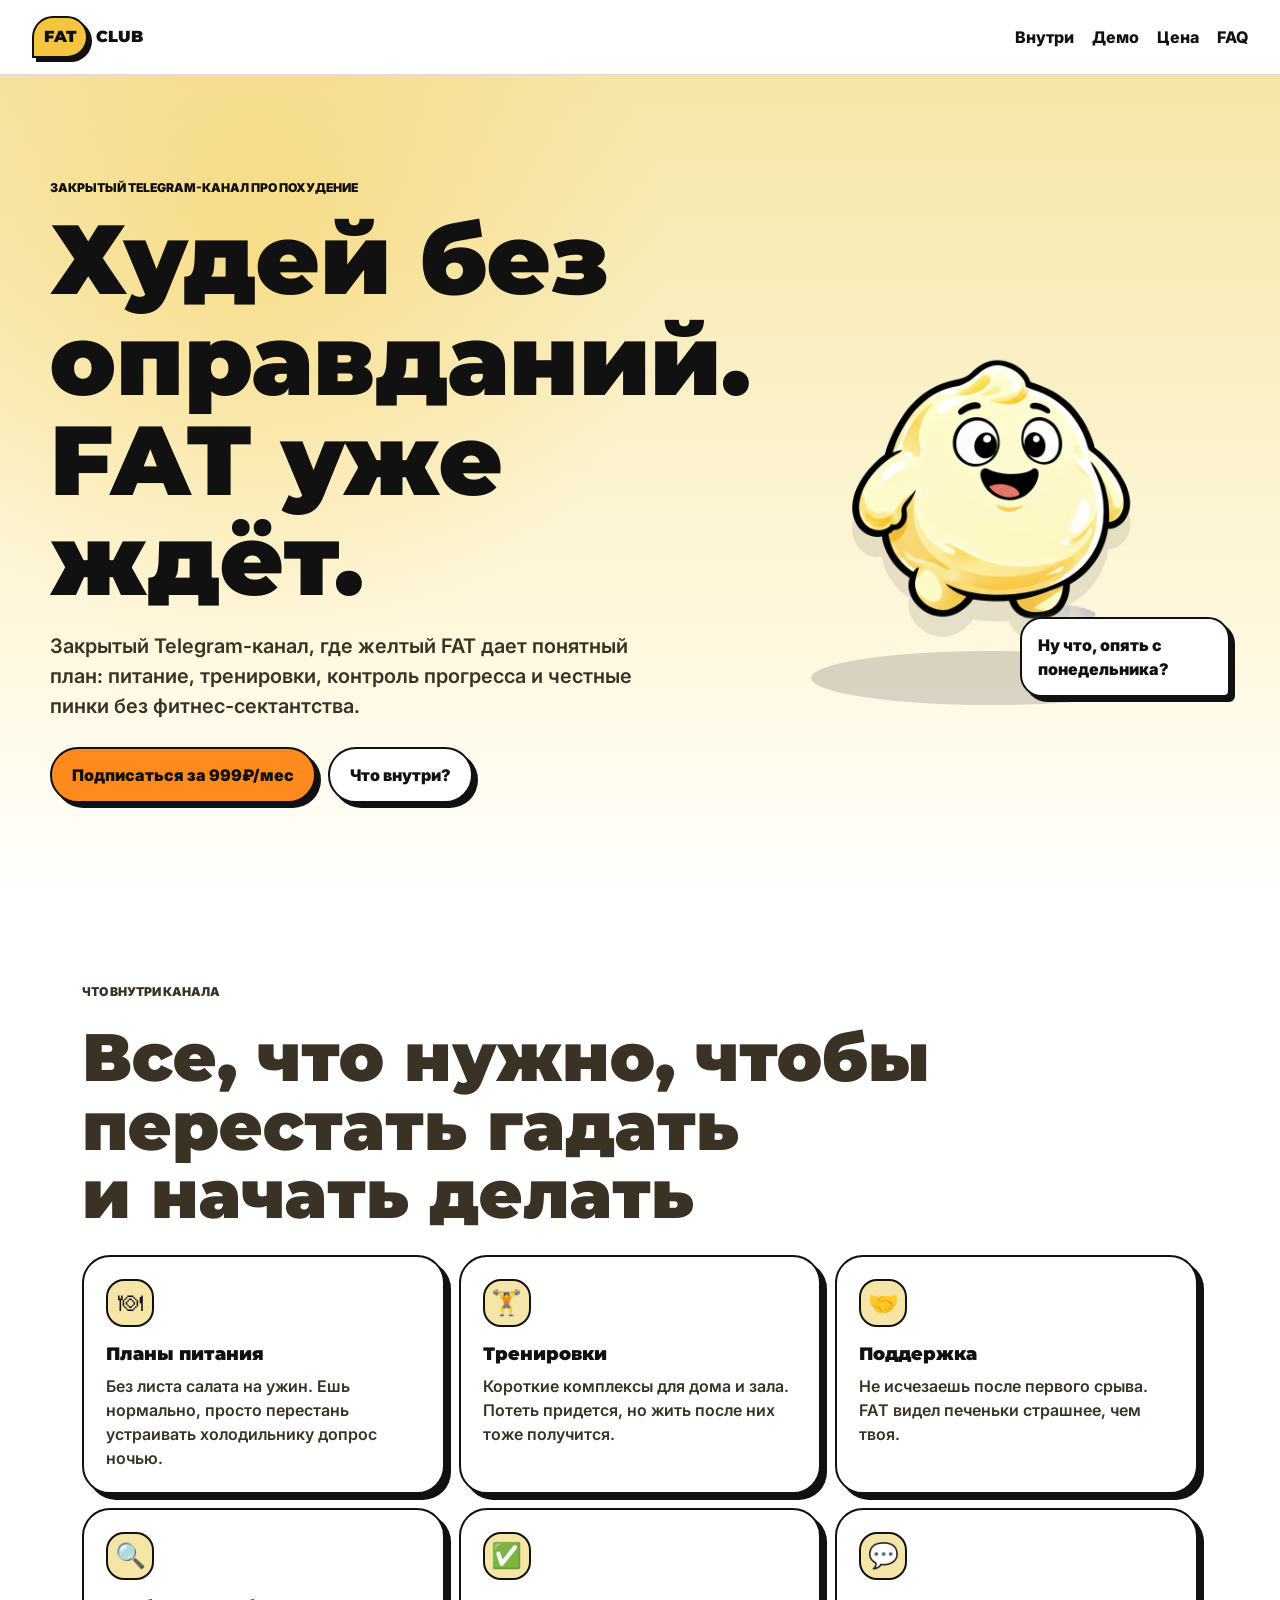
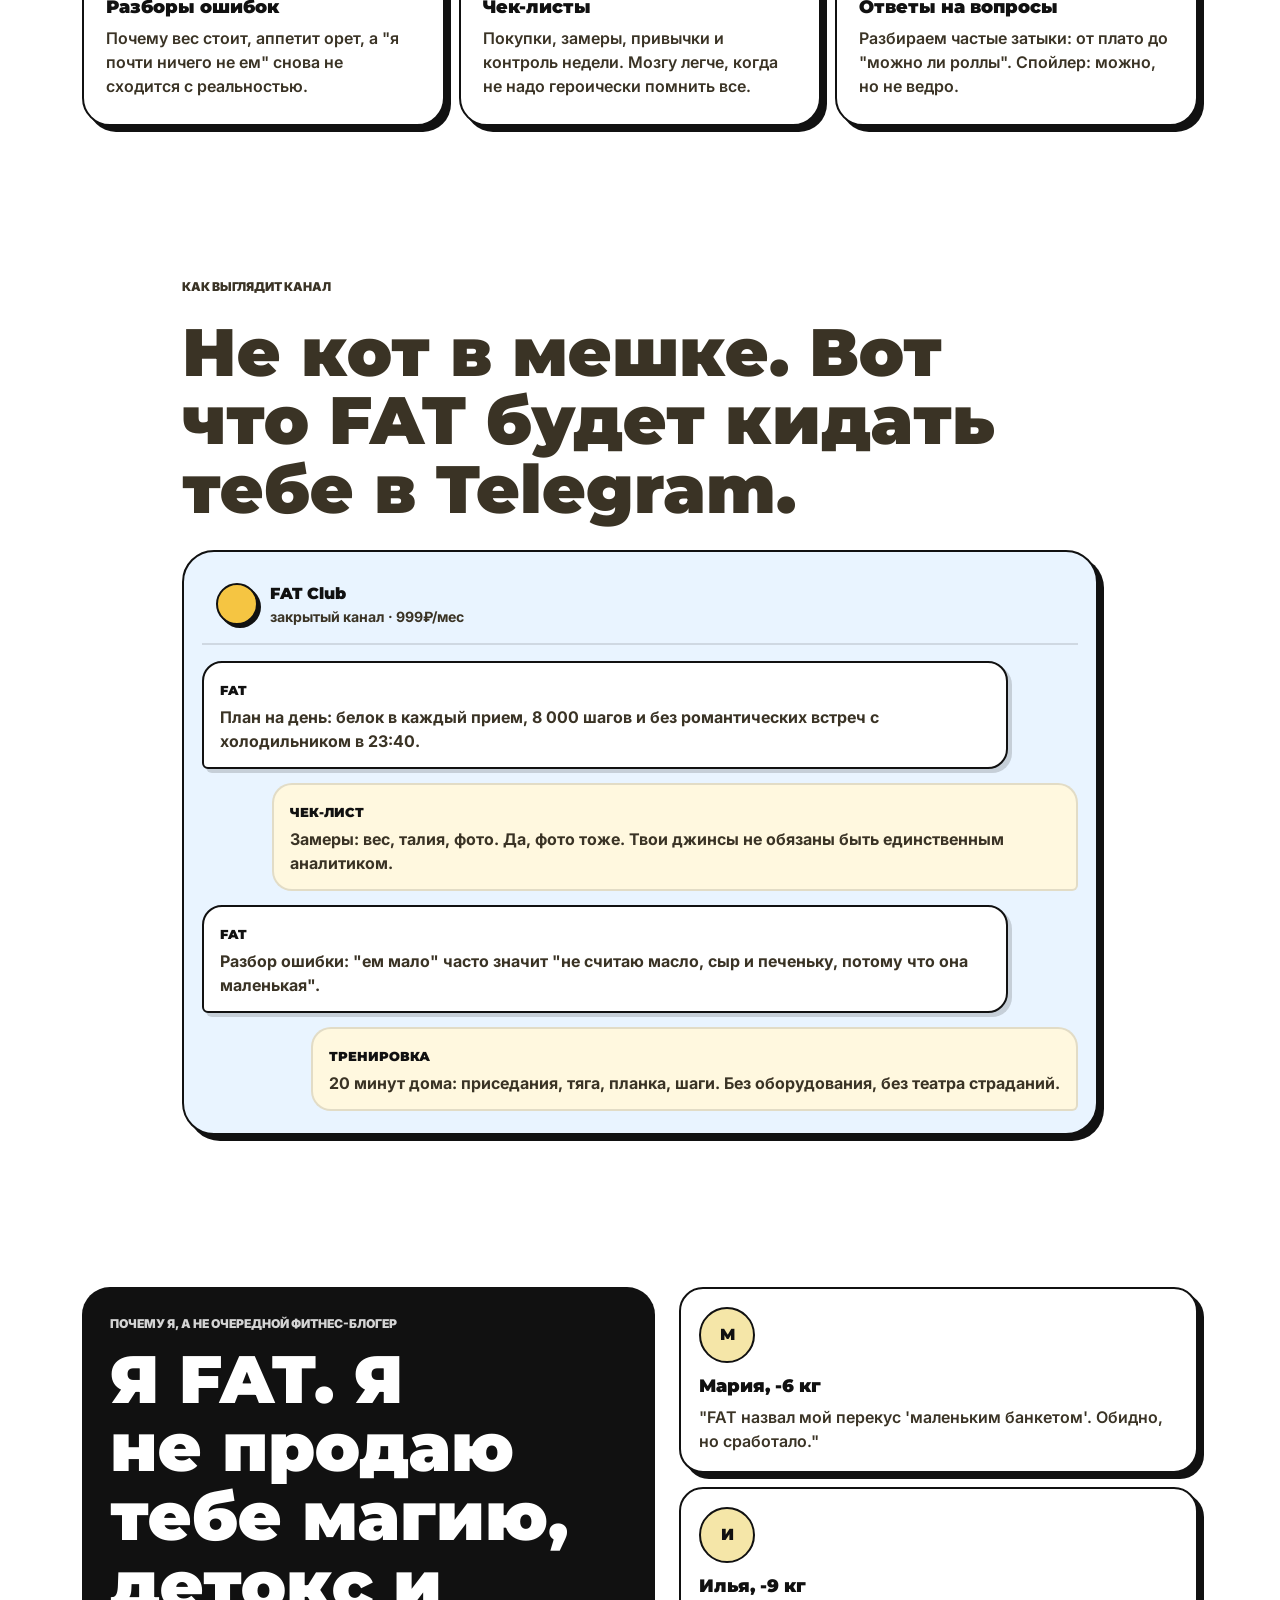
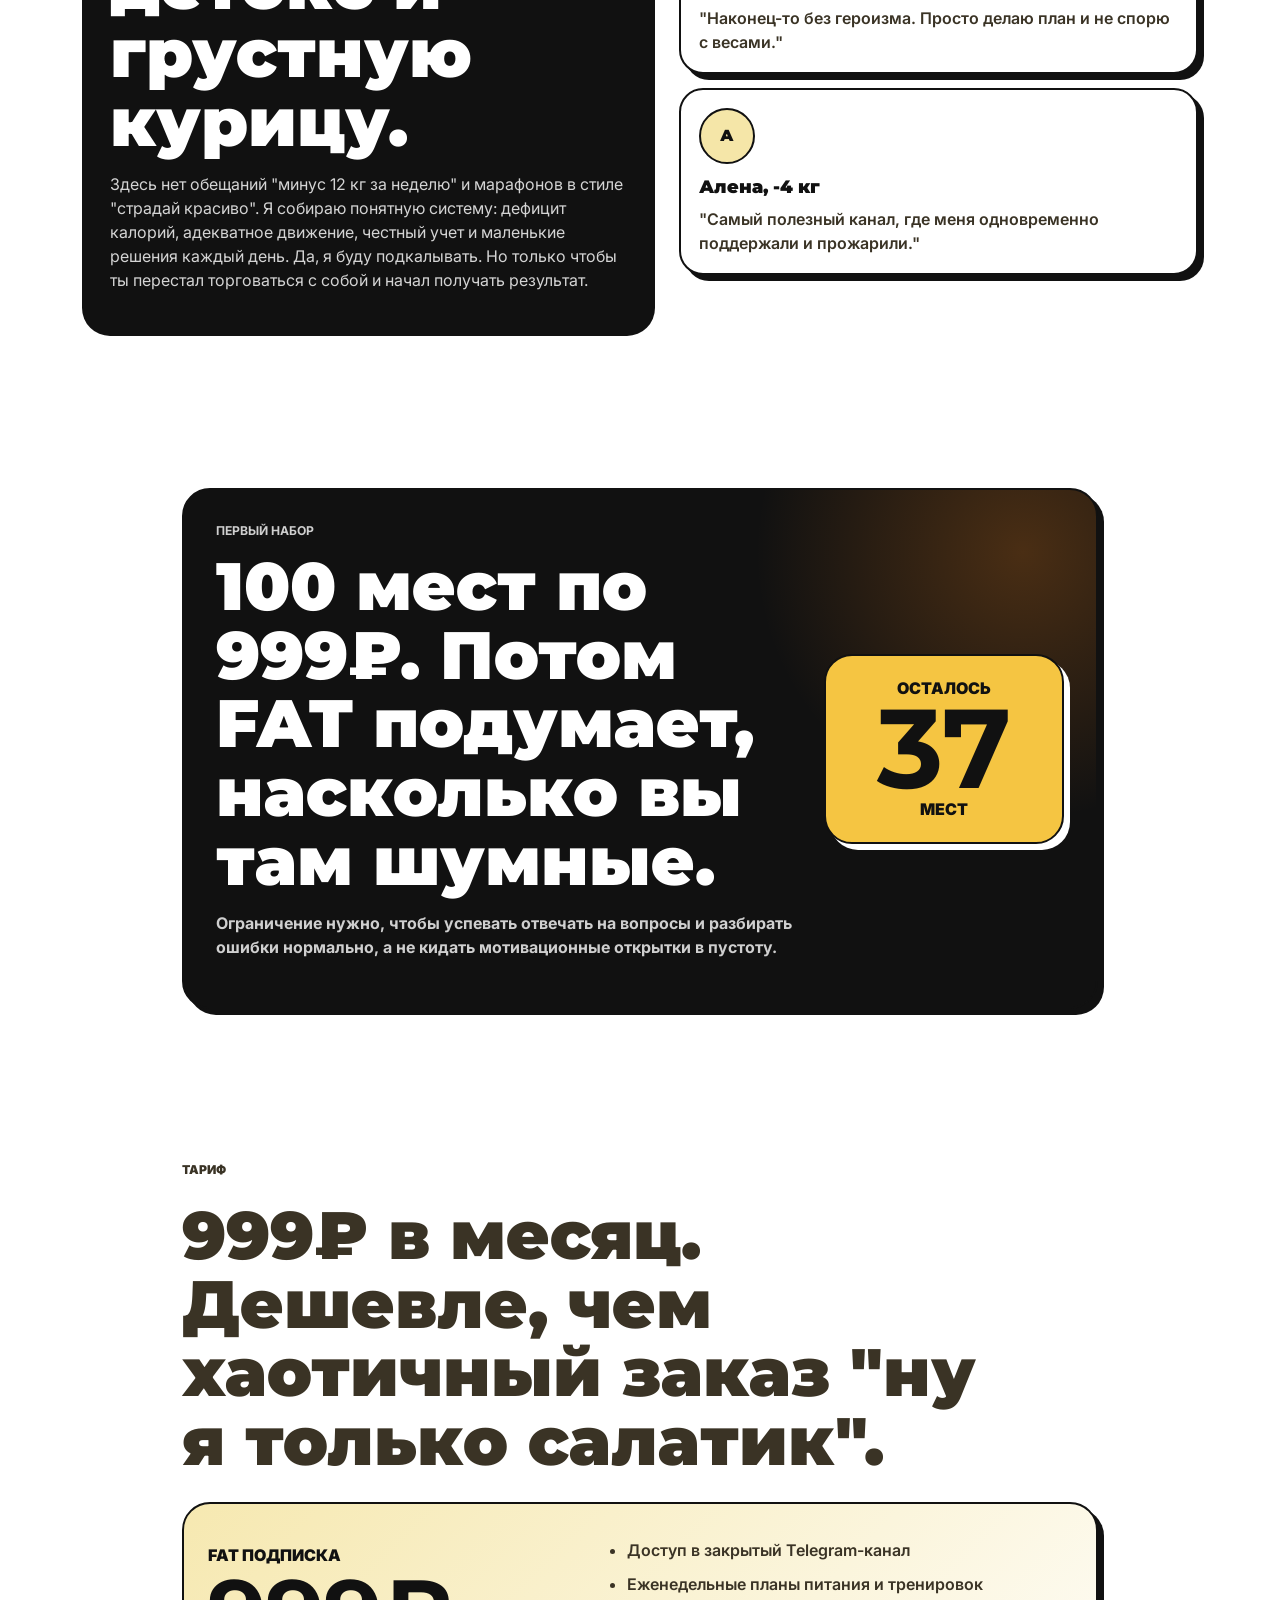
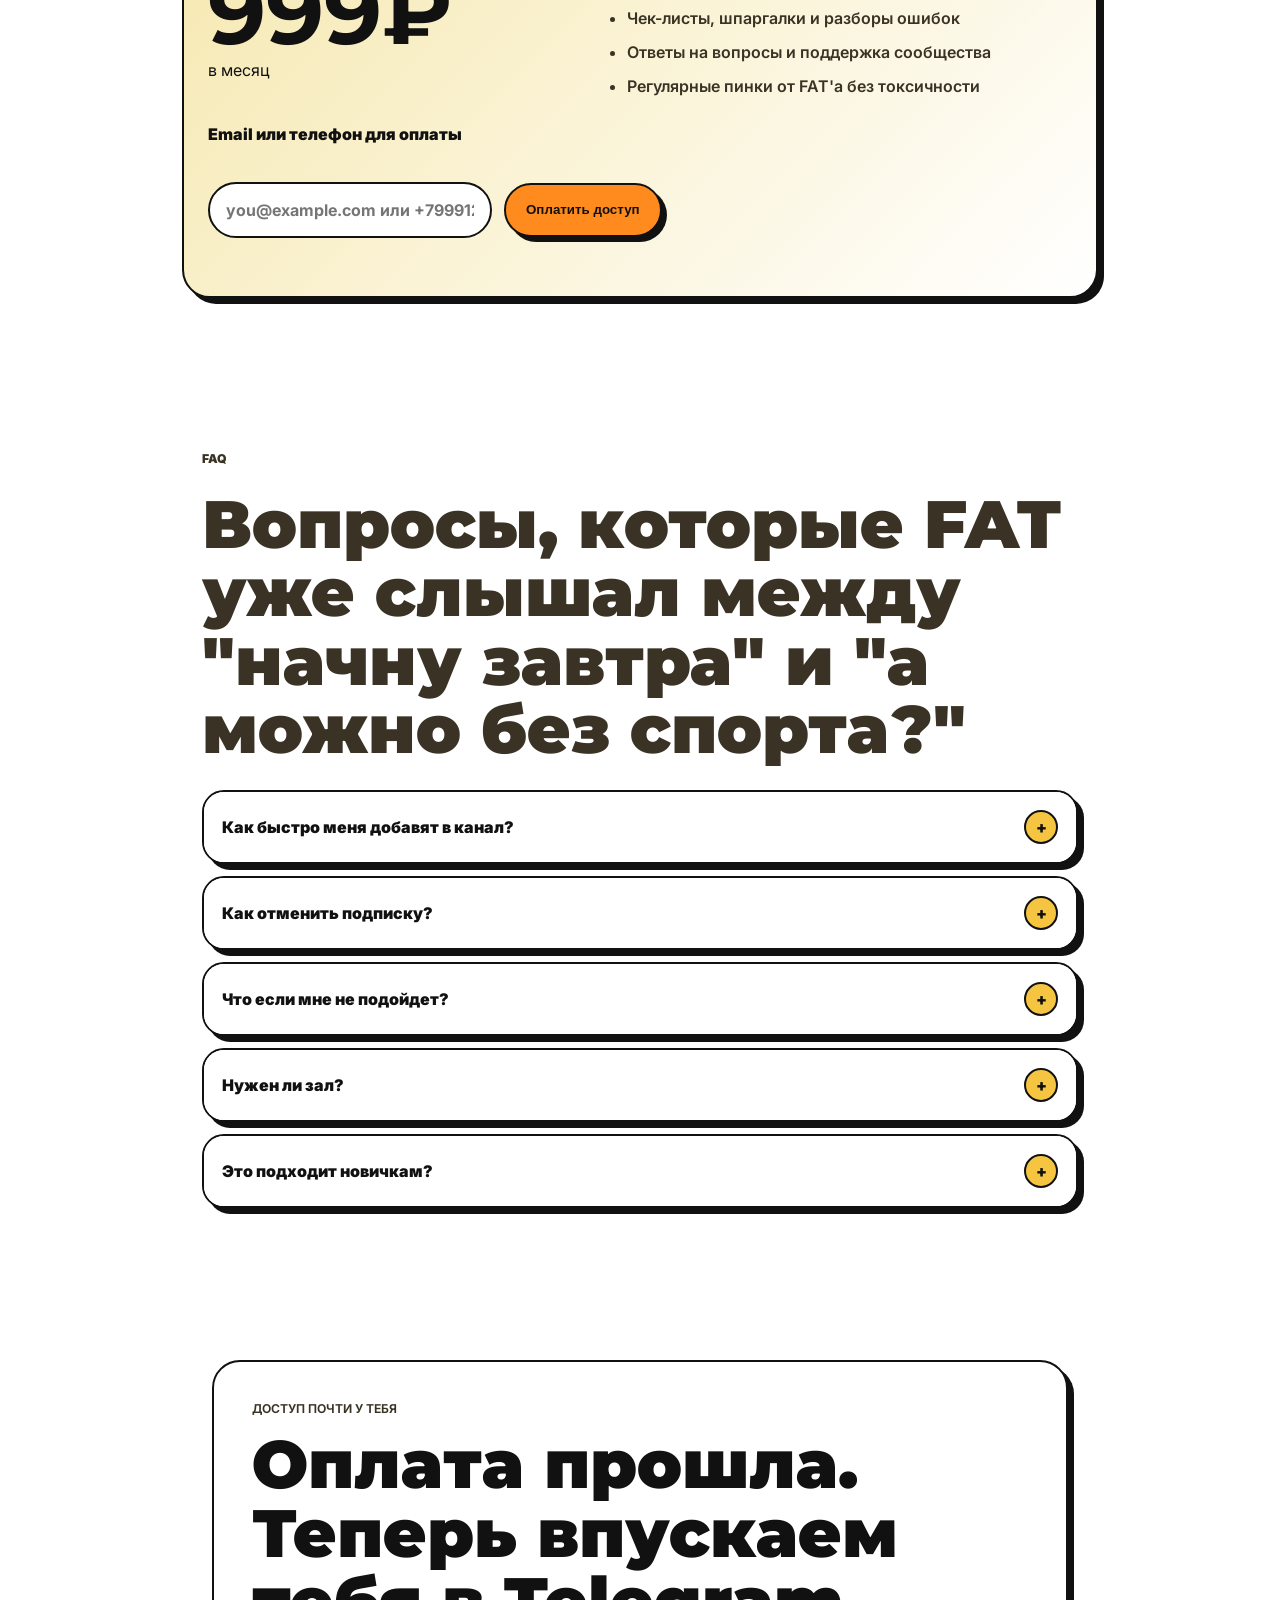
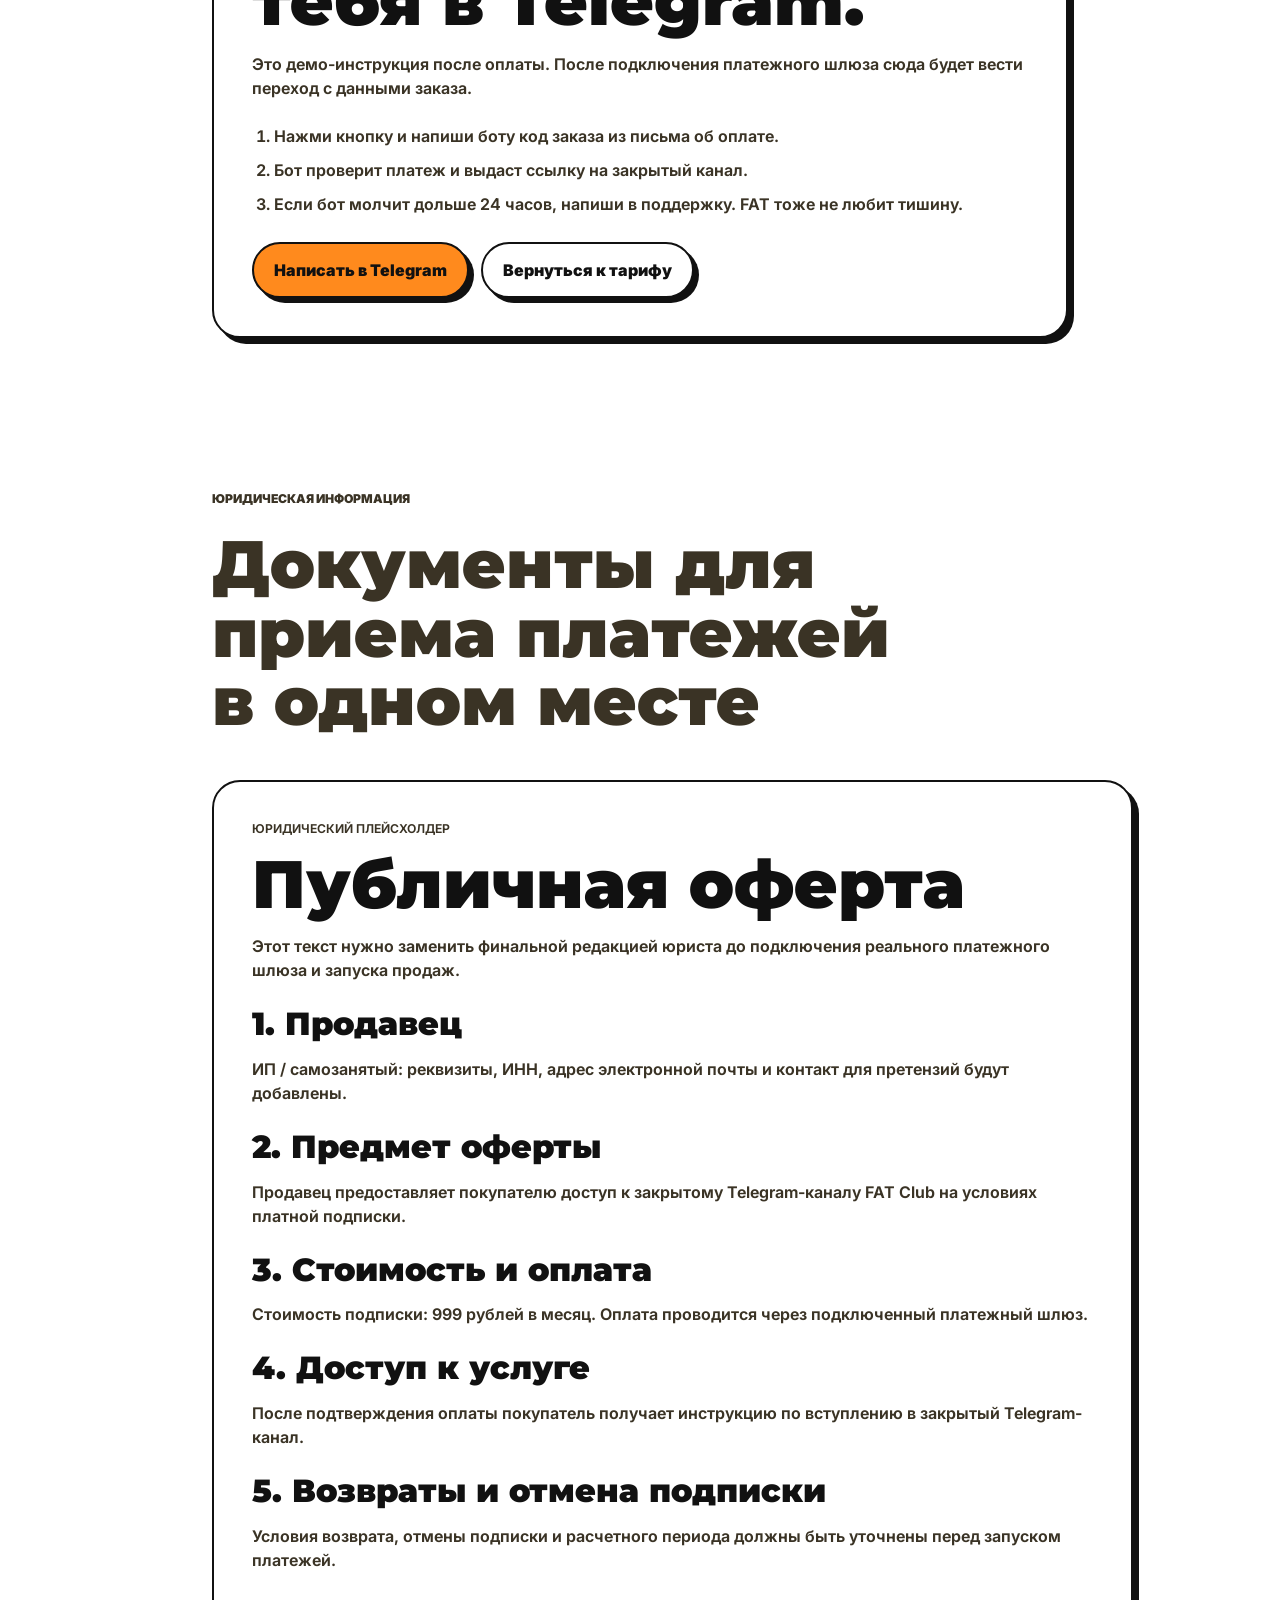
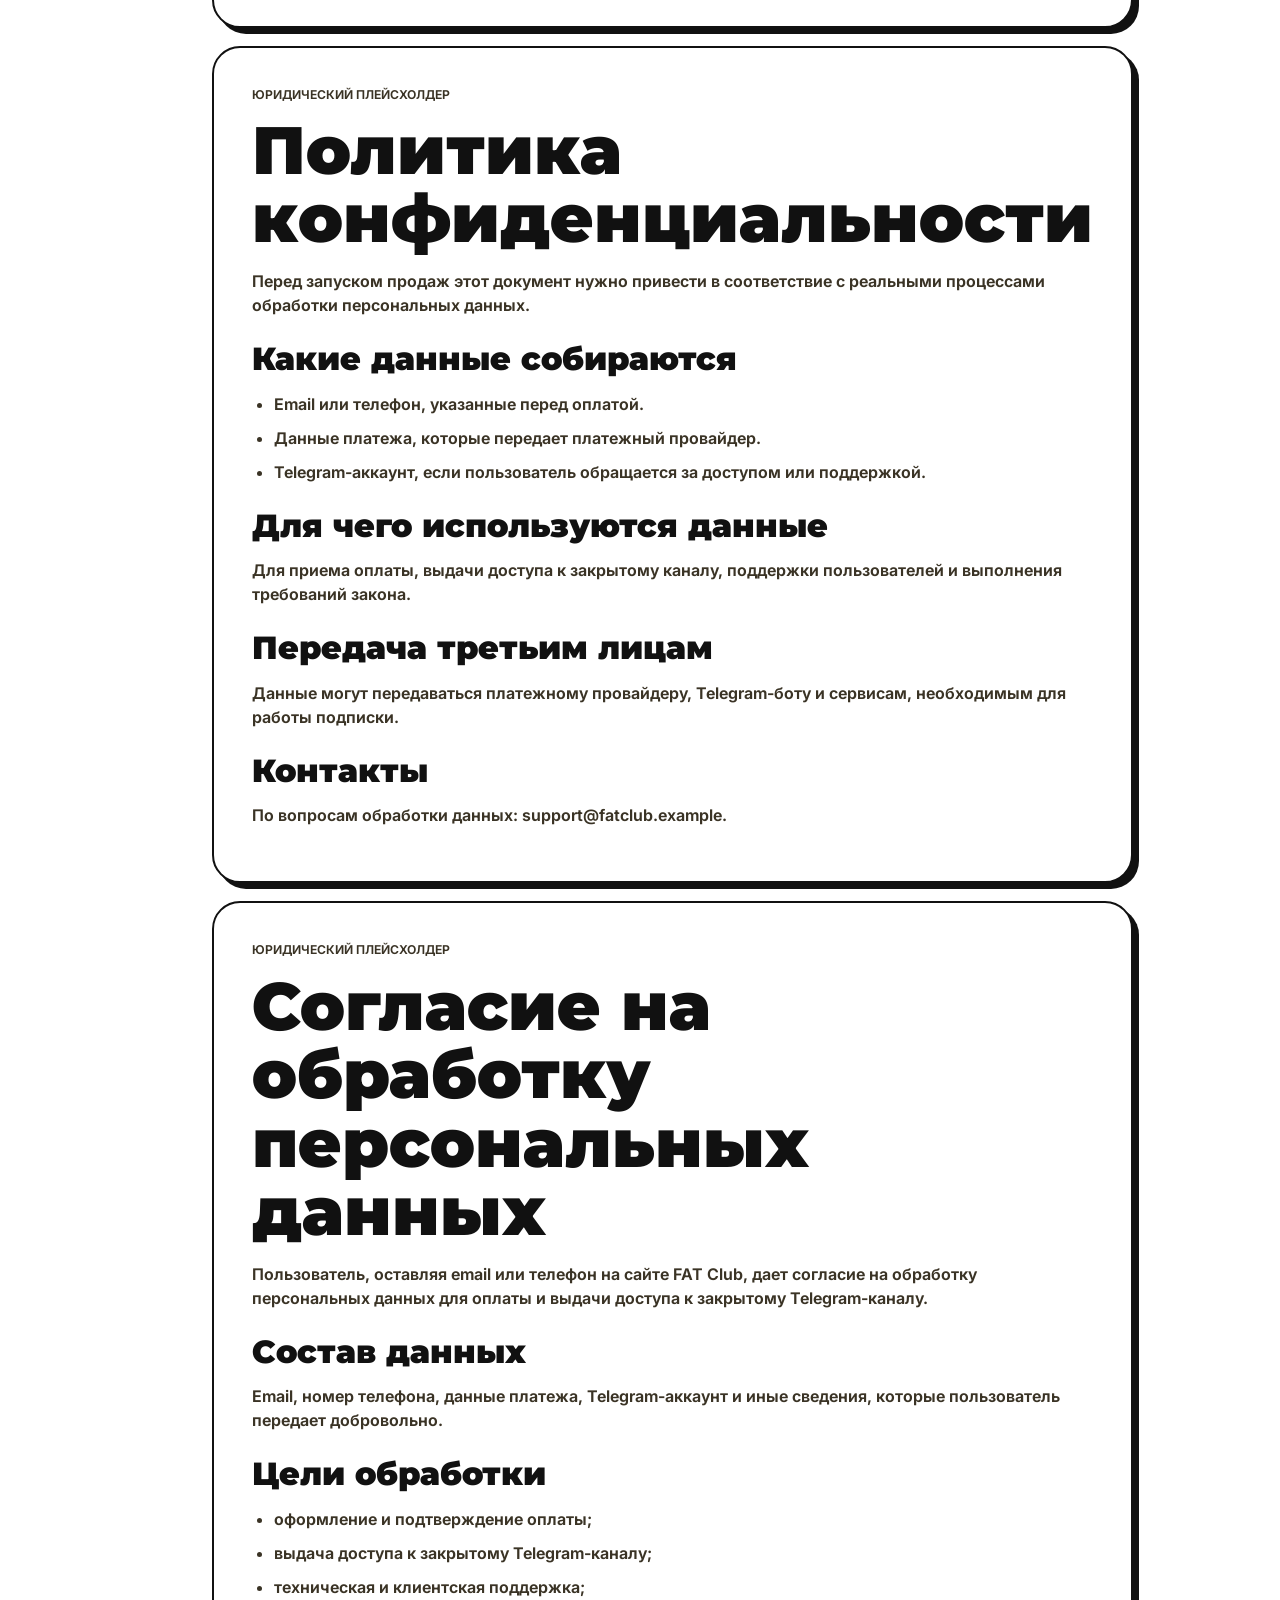
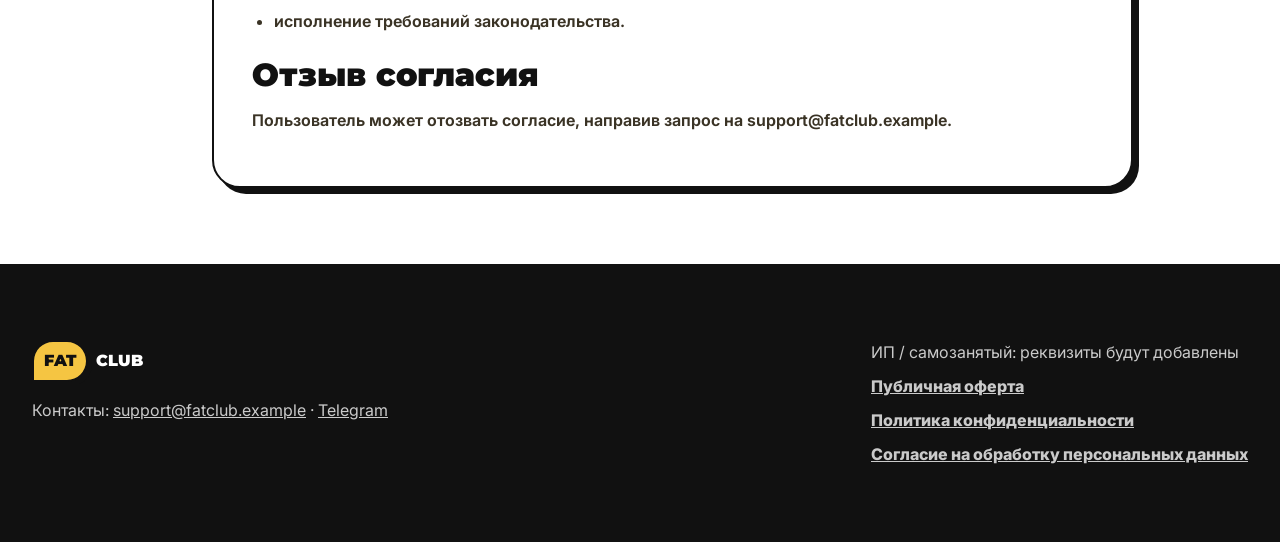
<file: index.html>
<!doctype html>
<html lang="ru">
  <head>
    <meta charset="utf-8" />
    <meta name="viewport" content="width=device-width, initial-scale=1" />
    <title>FAT Club - закрытый Telegram-канал для похудения без сказок</title>
      <link rel="apple-touch-icon" sizes="180x180" href="/apple-touch-icon.png">
      <link rel="icon" type="image/png" sizes="32x32" href="/favicon-32x32.png">
      <link rel="icon" type="image/png" sizes="16x16" href="/favicon-16x16.png">
      <link rel="manifest" href="/site.webmanifest">
    <meta
      name="description"
      content="Платная подписка на закрытый Telegram-канал FAT Club: питание, тренировки, чек-листы, поддержка и честный подход к похудению за 999 рублей в месяц."
    />
    <meta name="theme-color" content="#F5C542" />

    <meta property="og:type" content="website" />
    <meta property="og:title" content="FAT Club - худей без оправданий" />
    <meta
      property="og:description"
      content="Дерзкий закрытый Telegram-канал про похудение: планы питания, тренировки, поддержка и добрый сарказм FAT'а."
    />
    <meta property="og:image" content="fat-hero.png" />
    <meta property="og:locale" content="ru_RU" />

    <link rel="preconnect" href="https://fonts.googleapis.com" />
    <link rel="preconnect" href="https://fonts.gstatic.com" crossorigin />
    <link
      href="https://fonts.googleapis.com/css2?family=Montserrat:wght@700;800;900&family=Inter:wght@400;500;600;700&display=swap"
      rel="stylesheet"
    />
    <link rel="stylesheet" href="styles.css" />
  </head>
  <body>
    <header class="site-header" aria-label="Главная навигация">
      <a class="brand" href="#top" aria-label="FAT Club">
        <span class="brand-mark">FAT</span>
        <span>Club</span>
      </a>
      <nav class="header-nav" aria-label="Разделы сайта">
        <a href="#inside">Внутри</a>
        <a href="#demo">Демо</a>
        <a href="#offer">Цена</a>
        <a href="#faq">FAQ</a>
      </nav>
    </header>

    <main id="top">
      <section class="hero section-band">
        <div class="hero-copy">
          <p class="eyebrow">Закрытый Telegram-канал про похудение</p>
          <h1>Худей без оправданий. FAT уже ждёт.</h1>
          <p class="hero-subtitle">
            Закрытый Telegram-канал, где желтый FAT дает понятный план:
            питание, тренировки, контроль прогресса и честные пинки без фитнес-сектантства.
          </p>
          <div class="hero-actions">
            <a class="button button-primary" href="#offer">Подписаться за 999₽/мес</a>
            <a class="button button-ghost" href="#inside">Что внутри?</a>
          </div>
        </div>

        <div class="hero-visual" aria-label="Маскот FAT">
          <div class="blob-shadow"></div>
          <img
            class="fat-mascot"
            src="fat-hero.png"
            alt="Желтый мультяшный персонаж FAT"
            width="520"
            height="520"
            loading="eager"
          />
          <div class="fat-fallback" aria-hidden="true">FAT</div>
          <div class="speech-bubble">Ну что, опять с понедельника?</div>
        </div>
      </section>

      <section class="content-section" id="inside">
        <div class="section-heading">
          <p class="eyebrow">Что внутри канала</p>
          <h2>Все, что нужно, чтобы перестать гадать и начать делать</h2>
        </div>

        <div class="feature-grid">
          <article class="feature-card">
            <span class="feature-icon" aria-hidden="true">🍽</span>
            <h3>Планы питания</h3>
            <p>Без листа салата на ужин. Ешь нормально, просто перестань устраивать холодильнику допрос ночью.</p>
          </article>
          <article class="feature-card">
            <span class="feature-icon" aria-hidden="true">🏋</span>
            <h3>Тренировки</h3>
            <p>Короткие комплексы для дома и зала. Потеть придется, но жить после них тоже получится.</p>
          </article>
          <article class="feature-card">
            <span class="feature-icon" aria-hidden="true">🤝</span>
            <h3>Поддержка</h3>
            <p>Не исчезаешь после первого срыва. FAT видел печеньки страшнее, чем твоя.</p>
          </article>
          <article class="feature-card">
            <span class="feature-icon" aria-hidden="true">🔍</span>
            <h3>Разборы ошибок</h3>
            <p>Почему вес стоит, аппетит орет, а "я почти ничего не ем" снова не сходится с реальностью.</p>
          </article>
          <article class="feature-card">
            <span class="feature-icon" aria-hidden="true">✅</span>
            <h3>Чек-листы</h3>
            <p>Покупки, замеры, привычки и контроль недели. Мозгу легче, когда не надо героически помнить все.</p>
          </article>
          <article class="feature-card">
            <span class="feature-icon" aria-hidden="true">💬</span>
            <h3>Ответы на вопросы</h3>
            <p>Разбираем частые затыки: от плато до "можно ли роллы". Спойлер: можно, но не ведро.</p>
          </article>
        </div>
      </section>

      <section class="content-section demo-section" id="demo">
        <div class="section-heading">
          <p class="eyebrow">Как выглядит канал</p>
          <h2>Не кот в мешке. Вот что FAT будет кидать тебе в Telegram.</h2>
        </div>

        <div class="phone-mockup" aria-label="Пример сообщений в закрытом Telegram-канале">
          <div class="phone-top">
            <span class="phone-dot"></span>
            <div>
              <strong>FAT Club</strong>
              <span>закрытый канал · 999₽/мес</span>
            </div>
          </div>

          <div class="telegram-feed">
            <article class="tg-message tg-fat">
              <span class="tg-author">FAT</span>
              <p>План на день: белок в каждый прием, 8 000 шагов и без романтических встреч с холодильником в 23:40.</p>
            </article>
            <article class="tg-message">
              <span class="tg-author">Чек-лист</span>
              <p>Замеры: вес, талия, фото. Да, фото тоже. Твои джинсы не обязаны быть единственным аналитиком.</p>
            </article>
            <article class="tg-message tg-fat">
              <span class="tg-author">FAT</span>
              <p>Разбор ошибки: "ем мало" часто значит "не считаю масло, сыр и печеньку, потому что она маленькая".</p>
            </article>
            <article class="tg-message">
              <span class="tg-author">Тренировка</span>
              <p>20 минут дома: приседания, тяга, планка, шаги. Без оборудования, без театра страданий.</p>
            </article>
          </div>
        </div>
      </section>

      <section class="content-section about-section" id="about">
        <div class="fat-note">
          <p class="eyebrow">Почему я, а не очередной фитнес-блогер</p>
          <h2>Я FAT. Я не продаю тебе магию, детокс и грустную курицу.</h2>
          <p>
            Здесь нет обещаний "минус 12 кг за неделю" и марафонов в стиле
            "страдай красиво". Я собираю понятную систему: дефицит калорий,
            адекватное движение, честный учет и маленькие решения каждый день.
            Да, я буду подкалывать. Но только чтобы ты перестал торговаться с
            собой и начал получать результат.
          </p>
        </div>

        <div class="reviews" aria-label="Отзывы участников">
          <article class="review-card">
            <span class="avatar" aria-hidden="true">М</span>
            <div>
              <h3>Мария, -6 кг</h3>
              <p>"FAT назвал мой перекус 'маленьким банкетом'. Обидно, но сработало."</p>
            </div>
          </article>
          <article class="review-card">
            <span class="avatar" aria-hidden="true">И</span>
            <div>
              <h3>Илья, -9 кг</h3>
              <p>"Наконец-то без героизма. Просто делаю план и не спорю с весами."</p>
            </div>
          </article>
          <article class="review-card">
            <span class="avatar" aria-hidden="true">А</span>
            <div>
              <h3>Алена, -4 кг</h3>
              <p>"Самый полезный канал, где меня одновременно поддержали и прожарили."</p>
            </div>
          </article>
        </div>
      </section>

      <section class="content-section launch-section" id="launch">
        <div class="launch-card">
          <div>
            <p class="eyebrow">Первый набор</p>
            <h2>100 мест по 999₽. Потом FAT подумает, насколько вы там шумные.</h2>
            <p>
              Ограничение нужно, чтобы успевать отвечать на вопросы и разбирать ошибки
              нормально, а не кидать мотивационные открытки в пустоту.
            </p>
          </div>
          <div class="spots-counter" aria-label="Осталось мест">
            <span>Осталось</span>
            <strong>37</strong>
            <span>мест</span>
          </div>
        </div>
      </section>

      <section class="content-section offer-section" id="offer">
        <div class="section-heading">
          <p class="eyebrow">Тариф</p>
          <h2>999₽ в месяц. Дешевле, чем хаотичный заказ "ну я только салатик".</h2>
        </div>

        <div class="pricing-card">
          <div class="price-block">
            <span class="plan-name">FAT Подписка</span>
            <strong>999₽</strong>
            <span>в месяц</span>
          </div>

          <ul class="included-list">
            <li>Доступ в закрытый Telegram-канал</li>
            <li>Еженедельные планы питания и тренировок</li>
            <li>Чек-листы, шпаргалки и разборы ошибок</li>
            <li>Ответы на вопросы и поддержка сообщества</li>
            <li>Регулярные пинки от FAT'а без токсичности</li>
          </ul>

          <form class="payment-form" id="paymentForm" novalidate>
            <label for="contact">Email или телефон для оплаты</label>
            <div class="form-row">
              <input
                id="contact"
                name="contact"
                type="text"
                inputmode="email"
                autocomplete="email"
                placeholder="you@example.com или +79991234567"
                required
              />
              <button class="button button-primary" type="submit">Оплатить доступ</button>
            </div>
            <p class="form-message" id="formMessage" role="status" aria-live="polite"></p>
          </form>

          <!-- TODO: интеграция платёжного шлюза ЮKassa / CloudPayments / Prodamus. -->
          <!-- TODO: после успешной оплаты редиректить на страницу с инструкцией вступления в закрытый Telegram-канал. -->
          <!-- TODO: подключить Telegram-бота для автоматической выдачи доступа после подтверждения платежа. -->
        </div>
      </section>

      <section class="content-section faq-section" id="faq">
        <div class="section-heading">
          <p class="eyebrow">FAQ</p>
          <h2>Вопросы, которые FAT уже слышал между "начну завтра" и "а можно без спорта?"</h2>
        </div>

        <div class="accordion">
          <article class="faq-item">
            <button class="faq-question" type="button" aria-expanded="false">
              Как быстро меня добавят в канал?
              <span aria-hidden="true">+</span>
            </button>
            <div class="faq-answer">
              <p>После оплаты ты получишь инструкцию. В рабочем режиме доступ выдается автоматически или вручную в течение 24 часов.</p>
            </div>
          </article>
          <article class="faq-item">
            <button class="faq-question" type="button" aria-expanded="false">
              Как отменить подписку?
              <span aria-hidden="true">+</span>
            </button>
            <div class="faq-answer">
              <p>Через ссылку управления подпиской в письме после оплаты или через поддержку. Без квеста "найди кнопку отмены".</p>
            </div>
          </article>
          <article class="faq-item">
            <button class="faq-question" type="button" aria-expanded="false">
              Что если мне не подойдет?
              <span aria-hidden="true">+</span>
            </button>
            <div class="faq-answer">
              <p>Напиши в поддержку. Условия возврата и отказа от услуги фиксируются в публичной оферте перед запуском платежей.</p>
            </div>
          </article>
          <article class="faq-item">
            <button class="faq-question" type="button" aria-expanded="false">
              Нужен ли зал?
              <span aria-hidden="true">+</span>
            </button>
            <div class="faq-answer">
              <p>Нет. В канале будут варианты для дома и зала, чтобы не превращать отсутствие абонемента в алиби.</p>
            </div>
          </article>
          <article class="faq-item">
            <button class="faq-question" type="button" aria-expanded="false">
              Это подходит новичкам?
              <span aria-hidden="true">+</span>
            </button>
            <div class="faq-answer">
              <p>Да. Материалы сделаны простыми: что есть, как двигаться, что отслеживать и где ты обычно сам себе мешаешь.</p>
            </div>
          </article>
        </div>
      </section>

      <section class="content-section utility-section" id="success">
        <article class="success-card">
          <p class="eyebrow">Доступ почти у тебя</p>
          <h2>Оплата прошла. Теперь впускаем тебя в Telegram.</h2>
          <p>
            Это демо-инструкция после оплаты. После подключения платежного
            шлюза сюда будет вести переход с данными заказа.
          </p>

          <ol class="success-steps">
            <li>Нажми кнопку и напиши боту код заказа из письма об оплате.</li>
            <li>Бот проверит платеж и выдаст ссылку на закрытый канал.</li>
            <li>Если бот молчит дольше 24 часов, напиши в поддержку. FAT тоже не любит тишину.</li>
          </ol>

          <div class="page-actions">
            <a class="button button-primary" href="https://t.me/fatclub_support">Написать в Telegram</a>
            <a class="button button-ghost" href="#offer">Вернуться к тарифу</a>
          </div>

          <!-- TODO: принять order_id от платежного шлюза и передать его Telegram-боту для автоматической выдачи доступа. -->
        </article>
      </section>

      <section class="content-section utility-section" id="legal">
        <div class="section-heading">
          <p class="eyebrow">Юридическая информация</p>
          <h2>Документы для приема платежей в одном месте</h2>
        </div>

        <article class="legal-page-card" id="public-offer">
          <p class="eyebrow">Юридический плейсхолдер</p>
          <h2>Публичная оферта</h2>
          <p>
            Этот текст нужно заменить финальной редакцией юриста до подключения
            реального платежного шлюза и запуска продаж.
          </p>

          <h3>1. Продавец</h3>
          <p>ИП / самозанятый: реквизиты, ИНН, адрес электронной почты и контакт для претензий будут добавлены.</p>

          <h3>2. Предмет оферты</h3>
          <p>Продавец предоставляет покупателю доступ к закрытому Telegram-каналу FAT Club на условиях платной подписки.</p>

          <h3>3. Стоимость и оплата</h3>
          <p>Стоимость подписки: 999 рублей в месяц. Оплата проводится через подключенный платежный шлюз.</p>

          <h3>4. Доступ к услуге</h3>
          <p>После подтверждения оплаты покупатель получает инструкцию по вступлению в закрытый Telegram-канал.</p>

          <h3>5. Возвраты и отмена подписки</h3>
          <p>Условия возврата, отмены подписки и расчетного периода должны быть уточнены перед запуском платежей.</p>
        </article>

        <article class="legal-page-card" id="privacy">
          <p class="eyebrow">Юридический плейсхолдер</p>
          <h2>Политика конфиденциальности</h2>
          <p>
            Перед запуском продаж этот документ нужно привести в соответствие с
            реальными процессами обработки персональных данных.
          </p>

          <h3>Какие данные собираются</h3>
          <ul>
            <li>Email или телефон, указанные перед оплатой.</li>
            <li>Данные платежа, которые передает платежный провайдер.</li>
            <li>Telegram-аккаунт, если пользователь обращается за доступом или поддержкой.</li>
          </ul>

          <h3>Для чего используются данные</h3>
          <p>Для приема оплаты, выдачи доступа к закрытому каналу, поддержки пользователей и выполнения требований закона.</p>

          <h3>Передача третьим лицам</h3>
          <p>Данные могут передаваться платежному провайдеру, Telegram-боту и сервисам, необходимым для работы подписки.</p>

          <h3>Контакты</h3>
          <p>По вопросам обработки данных: support@fatclub.example.</p>
        </article>

        <article class="legal-page-card" id="personal-data">
          <p class="eyebrow">Юридический плейсхолдер</p>
          <h2>Согласие на обработку персональных данных</h2>
          <p>
            Пользователь, оставляя email или телефон на сайте FAT Club, дает
            согласие на обработку персональных данных для оплаты и выдачи доступа
            к закрытому Telegram-каналу.
          </p>

          <h3>Состав данных</h3>
          <p>Email, номер телефона, данные платежа, Telegram-аккаунт и иные сведения, которые пользователь передает добровольно.</p>

          <h3>Цели обработки</h3>
          <ul>
            <li>оформление и подтверждение оплаты;</li>
            <li>выдача доступа к закрытому Telegram-каналу;</li>
            <li>техническая и клиентская поддержка;</li>
            <li>исполнение требований законодательства.</li>
          </ul>

          <h3>Отзыв согласия</h3>
          <p>Пользователь может отозвать согласие, направив запрос на support@fatclub.example.</p>
        </article>
      </section>
    </main>

    <footer class="site-footer">
      <div>
        <a class="brand" href="#top" aria-label="FAT Club">
          <span class="brand-mark">FAT</span>
          <span>Club</span>
        </a>
        <p>Контакты: <a href="mailto:support@fatclub.example">support@fatclub.example</a> · <a href="https://t.me/fatclub_support">Telegram</a></p>
      </div>
      <div class="legal-links">
        <span>ИП / самозанятый: реквизиты будут добавлены</span>
        <a href="#public-offer">Публичная оферта</a>
        <a href="#privacy">Политика конфиденциальности</a>
        <a href="#personal-data">Согласие на обработку персональных данных</a>
      </div>
    </footer>

    <script src="script.js" defer></script>
  </body>
</html>
</file>
<file: styles.css>
:root {
  --fat-yellow: #f5e6a8;
  --hot-yellow: #f5c542;
  --orange: #ff8a1d;
  --black: #111111;
  --white: #ffffff;
  --ink-soft: #3a3325;
  --line: rgba(17, 17, 17, 0.14);
  --shadow: 0 18px 50px rgba(17, 17, 17, 0.14);
  --radius: 28px;
}

* {
  box-sizing: border-box;
}

html {
  scroll-behavior: smooth;
}

body {
  margin: 0;
  color: var(--black);
  background: var(--white);
  font-family: "Inter", Arial, sans-serif;
  line-height: 1.5;
}

img {
  display: block;
  max-width: 100%;
}

a {
  color: inherit;
}

.site-header {
  position: sticky;
  top: 0;
  z-index: 20;
  display: flex;
  align-items: center;
  justify-content: space-between;
  gap: 16px;
  padding: 14px 18px;
  background: rgba(255, 255, 255, 0.9);
  border-bottom: 1px solid var(--line);
  backdrop-filter: blur(14px);
}

.brand {
  display: inline-flex;
  align-items: center;
  gap: 8px;
  font-family: "Montserrat", Arial, sans-serif;
  font-weight: 900;
  text-decoration: none;
  text-transform: uppercase;
}

.brand-mark {
  display: inline-grid;
  min-width: 50px;
  min-height: 38px;
  place-items: center;
  padding: 7px 10px;
  color: var(--black);
  background: var(--hot-yellow);
  border: 2px solid var(--black);
  border-radius: 999px 999px 999px 14px;
  box-shadow: 4px 4px 0 var(--black);
}

.header-nav {
  display: none;
  align-items: center;
  gap: 18px;
  font-weight: 800;
}

.header-nav a {
  text-decoration: none;
}

.section-band,
.content-section,
.site-footer {
  padding: 58px 18px;
}

.hero {
  position: relative;
  display: grid;
  gap: 22px;
  min-height: calc(100svh - 68px);
  align-items: center;
  background:
    radial-gradient(circle at 20% 20%, rgba(245, 197, 66, 0.4), transparent 34%),
    linear-gradient(180deg, var(--fat-yellow), #fff8df 68%, var(--white));
  overflow: hidden;
}

.eyebrow {
  margin: 0 0 12px;
  font-size: 0.76rem;
  font-weight: 900;
  letter-spacing: 0;
  text-transform: uppercase;
}

h1,
h2,
h3,
p {
  overflow-wrap: normal;
  word-break: normal;
  hyphens: none;
}

h1,
h2,
h3 {
  margin: 0;
  font-family: "Montserrat", Arial, sans-serif;
  line-height: 1.02;
  letter-spacing: 0;
}

h1 {
  max-width: 780px;
  font-size: clamp(2.25rem, 10.6vw, 6.15rem);
  font-weight: 900;
  text-wrap: balance;
}

h2 {
  font-size: clamp(1.8rem, 7vw, 4.2rem);
  font-weight: 900;
  text-wrap: balance;
}

h3 {
  font-size: 1.15rem;
  font-weight: 900;
}

.hero-subtitle,
.fat-note p,
.section-heading {
  color: var(--ink-soft);
}

.hero-subtitle {
  max-width: 620px;
  margin: 20px 0 0;
  font-size: clamp(1rem, 3.6vw, 1.25rem);
  font-weight: 600;
}

.hero-actions,
.form-row {
  display: grid;
  gap: 12px;
  margin-top: 26px;
}

.button {
  display: inline-flex;
  min-height: 54px;
  align-items: center;
  justify-content: center;
  padding: 14px 20px;
  border: 2px solid var(--black);
  border-radius: 999px;
  box-shadow: 5px 5px 0 var(--black);
  font-weight: 900;
  text-align: center;
  text-decoration: none;
  white-space: normal;
  overflow-wrap: normal;
  word-break: normal;
  cursor: pointer;
  transition: transform 180ms ease, box-shadow 180ms ease, background 180ms ease;
}

.button:hover,
.button:focus-visible {
  transform: translate(2px, 2px);
  box-shadow: 3px 3px 0 var(--black);
}

.button-primary {
  background: var(--orange);
  color: var(--black);
}

.button-ghost {
  background: var(--white);
}

.hero-visual {
  position: relative;
  display: grid;
  order: -1;
  min-height: 238px;
  place-items: center;
}

.fat-mascot {
  position: relative;
  z-index: 2;
  width: min(76vw, 300px);
  height: auto;
  object-fit: contain;
  animation: fatIdle 3.2s ease-in-out infinite;
  filter: drop-shadow(0 20px 0 rgba(17, 17, 17, 0.1));
}

.fat-mascot[src=""],
.fat-mascot:not([src]) {
  display: none;
}

.fat-fallback {
  position: absolute;
  z-index: 1;
  display: none;
  width: min(74vw, 380px);
  aspect-ratio: 1;
  place-items: center;
  background: var(--hot-yellow);
  border: 4px solid var(--black);
  border-radius: 45% 55% 48% 52% / 52% 44% 56% 48%;
  box-shadow: 12px 14px 0 var(--black);
  font-family: "Montserrat", Arial, sans-serif;
  font-size: clamp(3rem, 18vw, 6rem);
  font-weight: 900;
  animation: fatIdle 3.2s ease-in-out infinite;
}

.hero-visual.is-fallback .fat-mascot {
  display: none;
}

.hero-visual.is-fallback .fat-fallback {
  display: grid;
}

.blob-shadow {
  position: absolute;
  bottom: 0;
  width: min(54vw, 250px);
  height: 38px;
  background: rgba(17, 17, 17, 0.16);
  border-radius: 50%;
  animation: shadowPulse 3.2s ease-in-out infinite;
}

.speech-bubble {
  position: absolute;
  right: 0;
  bottom: 10px;
  z-index: 3;
  max-width: 168px;
  padding: 10px 12px;
  background: var(--white);
  border: 2px solid var(--black);
  border-radius: 22px 22px 6px 22px;
  box-shadow: 5px 5px 0 var(--black);
  font-weight: 900;
  font-size: 0.88rem;
}

.content-section {
  max-width: 1180px;
  margin: 0 auto;
}

.section-heading {
  display: grid;
  gap: 10px;
  max-width: 860px;
  margin-bottom: 26px;
}

.feature-grid,
.reviews,
.telegram-feed {
  display: grid;
  gap: 14px;
}

.feature-card,
.review-card,
.pricing-card,
.faq-item,
.phone-mockup,
.launch-card,
.legal-page-card,
.success-card {
  border: 2px solid var(--black);
  background: var(--white);
  box-shadow: 6px 6px 0 var(--black);
}

.feature-card {
  min-height: 218px;
  padding: 22px;
  border-radius: var(--radius);
}

.feature-icon {
  display: grid;
  width: 48px;
  height: 48px;
  margin-bottom: 18px;
  place-items: center;
  background: var(--fat-yellow);
  border: 2px solid var(--black);
  border-radius: 18px;
  font-size: 1.55rem;
}

.feature-card p,
.review-card p,
.faq-answer p,
.included-list {
  margin: 10px 0 0;
  color: var(--ink-soft);
  font-weight: 600;
}

.about-section {
  display: grid;
  gap: 24px;
}

.fat-note {
  padding: 28px;
  background: var(--black);
  color: var(--white);
  border-radius: var(--radius);
}

.fat-note p {
  color: rgba(255, 255, 255, 0.82);
}

.review-card {
  display: flex;
  gap: 14px;
  align-items: flex-start;
  padding: 18px;
  border-radius: 24px;
}

.avatar {
  display: grid;
  flex: 0 0 56px;
  width: 56px;
  height: 56px;
  place-items: center;
  background: var(--fat-yellow);
  border: 2px solid var(--black);
  border-radius: 50%;
  font-family: "Montserrat", Arial, sans-serif;
  font-weight: 900;
}

.demo-section {
  max-width: 980px;
}

.phone-mockup {
  padding: 14px;
  border-radius: 32px;
  background: #e9f4ff;
}

.phone-top {
  display: flex;
  align-items: center;
  gap: 12px;
  padding: 12px 14px 16px;
  border-bottom: 2px solid rgba(17, 17, 17, 0.12);
}

.phone-top strong,
.phone-top span {
  display: block;
}

.phone-top strong {
  font-family: "Montserrat", Arial, sans-serif;
  font-weight: 900;
}

.phone-top span {
  color: var(--ink-soft);
  font-size: 0.88rem;
  font-weight: 700;
}

.phone-dot {
  display: block;
  width: 42px;
  height: 42px;
  background: var(--hot-yellow);
  border: 2px solid var(--black);
  border-radius: 50%;
  box-shadow: 3px 3px 0 var(--black);
}

.telegram-feed {
  padding: 16px 0 4px;
}

.tg-message {
  max-width: 92%;
  padding: 14px 16px;
  background: var(--white);
  border: 2px solid rgba(17, 17, 17, 0.12);
  border-radius: 20px 20px 20px 6px;
}

.tg-message:nth-child(even) {
  justify-self: end;
  border-radius: 20px 20px 6px 20px;
  background: #fff8df;
}

.tg-message p {
  margin: 4px 0 0;
  color: var(--ink-soft);
  font-weight: 700;
}

.tg-author {
  font-family: "Montserrat", Arial, sans-serif;
  font-size: 0.82rem;
  font-weight: 900;
  text-transform: uppercase;
}

.tg-fat {
  border-color: var(--black);
  box-shadow: 4px 4px 0 rgba(17, 17, 17, 0.16);
}

.launch-section {
  max-width: 980px;
}

.launch-card {
  display: grid;
  gap: 22px;
  align-items: center;
  padding: 24px;
  border-radius: var(--radius);
  background:
    radial-gradient(circle at 92% 12%, rgba(255, 138, 29, 0.24), transparent 28%),
    var(--black);
  color: var(--white);
}

.launch-card p {
  max-width: 680px;
  color: rgba(255, 255, 255, 0.8);
  font-weight: 700;
}

.spots-counter {
  display: grid;
  min-height: 190px;
  place-items: center;
  padding: 20px;
  color: var(--black);
  background: var(--hot-yellow);
  border: 2px solid var(--black);
  border-radius: 28px;
  box-shadow: 6px 6px 0 var(--white);
  text-align: center;
}

.spots-counter strong {
  font-family: "Montserrat", Arial, sans-serif;
  font-size: clamp(4rem, 22vw, 7rem);
  line-height: 0.85;
}

.spots-counter span {
  font-weight: 900;
  text-transform: uppercase;
}

.offer-section {
  max-width: 980px;
}

.pricing-card {
  display: grid;
  gap: 24px;
  padding: 24px;
  border-radius: var(--radius);
  background:
    linear-gradient(135deg, rgba(245, 230, 168, 0.9), rgba(255, 255, 255, 0.95)),
    var(--white);
}

.price-block {
  display: grid;
  gap: 2px;
}

.plan-name {
  font-weight: 900;
  text-transform: uppercase;
}

.price-block strong {
  font-family: "Montserrat", Arial, sans-serif;
  font-size: clamp(3rem, 16vw, 5.7rem);
  line-height: 0.95;
}

.included-list {
  display: grid;
  gap: 10px;
  padding-left: 22px;
}

.payment-form {
  display: grid;
  gap: 10px;
}

.payment-form label {
  font-weight: 900;
}

input {
  width: 100%;
  min-height: 54px;
  padding: 14px 16px;
  border: 2px solid var(--black);
  border-radius: 999px;
  font: inherit;
  font-weight: 700;
  background: var(--white);
}

input:focus {
  outline: 3px solid rgba(255, 138, 29, 0.38);
}

.form-message {
  min-height: 24px;
  margin: 0;
  font-weight: 800;
}

.form-message.is-error {
  color: #b42318;
}

.form-message.is-success {
  color: #157347;
}

.faq-section {
  max-width: 940px;
}

.accordion {
  display: grid;
  gap: 12px;
}

.faq-item {
  border-radius: 22px;
  overflow: hidden;
}

.faq-question {
  display: flex;
  width: 100%;
  align-items: center;
  justify-content: space-between;
  gap: 16px;
  padding: 18px;
  border: 0;
  background: var(--white);
  color: var(--black);
  font: inherit;
  font-weight: 900;
  text-align: left;
  cursor: pointer;
}

.faq-question span {
  display: grid;
  flex: 0 0 34px;
  width: 34px;
  height: 34px;
  place-items: center;
  background: var(--hot-yellow);
  border: 2px solid var(--black);
  border-radius: 50%;
  transition: transform 180ms ease;
}

.faq-answer {
  display: grid;
  grid-template-rows: 0fr;
  transition: grid-template-rows 220ms ease;
}

.faq-answer p {
  min-height: 0;
  margin: 0;
  padding: 0 18px;
  overflow: hidden;
}

.faq-item.is-open .faq-answer {
  grid-template-rows: 1fr;
}

.faq-item.is-open .faq-answer p {
  padding-bottom: 18px;
}

.faq-item.is-open .faq-question span {
  transform: rotate(45deg);
}

.site-footer {
  display: grid;
  gap: 22px;
  background: var(--black);
  color: var(--white);
}

.site-footer p {
  margin: 16px 0 0;
  color: rgba(255, 255, 255, 0.78);
}

.legal-links {
  display: grid;
  gap: 10px;
  color: rgba(255, 255, 255, 0.78);
}

.legal-links a {
  font-weight: 800;
}

.simple-page {
  min-height: 100svh;
  background:
    radial-gradient(circle at 12% 8%, rgba(245, 197, 66, 0.32), transparent 28%),
    var(--white);
}

.simple-main {
  max-width: 920px;
  margin: 0 auto;
  padding: 54px 18px 76px;
}

.legal-page-card,
.success-card {
  padding: 24px;
  border-radius: var(--radius);
}

.utility-section {
  display: grid;
  gap: 18px;
  max-width: 920px;
}

.legal-page-card h2,
.success-card h2 {
  font-size: clamp(1.8rem, 8vw, 4.2rem);
}

.legal-page-card h3 {
  margin-top: 26px;
  font-size: clamp(1.25rem, 5vw, 2rem);
}

.legal-page-card p,
.legal-page-card li,
.success-card p,
.success-card li {
  color: var(--ink-soft);
  font-weight: 650;
}

.legal-page-card ul,
.success-card ol {
  display: grid;
  gap: 10px;
  padding-left: 22px;
}

.success-steps {
  margin: 24px 0;
}

.page-actions {
  display: flex;
  flex-wrap: wrap;
  gap: 12px;
  margin-top: 26px;
}

@keyframes fatIdle {
  0%,
  100% {
    transform: translateY(0) rotate(-1deg) scale(1);
  }
  50% {
    transform: translateY(-14px) rotate(1.5deg) scale(1.02);
  }
}

@keyframes shadowPulse {
  0%,
  100% {
    transform: scaleX(1);
    opacity: 0.18;
  }
  50% {
    transform: scaleX(0.86);
    opacity: 0.12;
  }
}

@media (prefers-reduced-motion: reduce) {
  *,
  *::before,
  *::after {
    scroll-behavior: auto !important;
    animation-duration: 0.01ms !important;
    animation-iteration-count: 1 !important;
    transition-duration: 0.01ms !important;
  }
}

@media (min-width: 680px) {
  .site-header {
    padding: 16px 32px;
  }

  .header-nav {
    display: flex;
  }

  .section-band,
  .content-section,
  .site-footer {
    padding: 76px 32px;
  }

  .hero-actions,
  .form-row {
    grid-template-columns: max-content max-content;
    align-items: center;
  }

  .feature-grid {
    grid-template-columns: repeat(2, minmax(0, 1fr));
  }

  .reviews {
    grid-template-columns: repeat(3, minmax(0, 1fr));
  }

  .review-card {
    display: grid;
  }

  .phone-mockup {
    padding: 18px;
  }

  .legal-page-card,
  .success-card {
    padding: 38px;
  }
}

@media (min-width: 980px) {
  .hero {
    grid-template-columns: minmax(0, 1fr) minmax(360px, 0.72fr);
    gap: 34px;
    padding: 74px max(42px, calc((100vw - 1180px) / 2));
  }

  .hero-visual {
    order: 0;
    min-height: 380px;
  }

  .fat-mascot {
    width: min(42vw, 540px);
  }

  .blob-shadow {
    bottom: 26px;
    width: min(28vw, 360px);
    height: 54px;
  }

  .speech-bubble {
    bottom: 34px;
    max-width: 210px;
    padding: 14px 16px;
    font-size: 1rem;
  }

  .feature-grid {
    grid-template-columns: repeat(3, minmax(0, 1fr));
  }

  .about-section {
    grid-template-columns: minmax(0, 1.05fr) minmax(320px, 0.95fr);
    align-items: start;
  }

  .reviews {
    grid-template-columns: 1fr;
  }

  .launch-card {
    grid-template-columns: minmax(0, 1fr) 240px;
    padding: 32px;
  }

  .pricing-card {
    grid-template-columns: 0.8fr 1fr;
    align-items: center;
  }

  .payment-form {
    grid-column: 1 / -1;
  }

  .site-footer {
    grid-template-columns: 1fr auto;
    align-items: start;
  }
}
</file>
